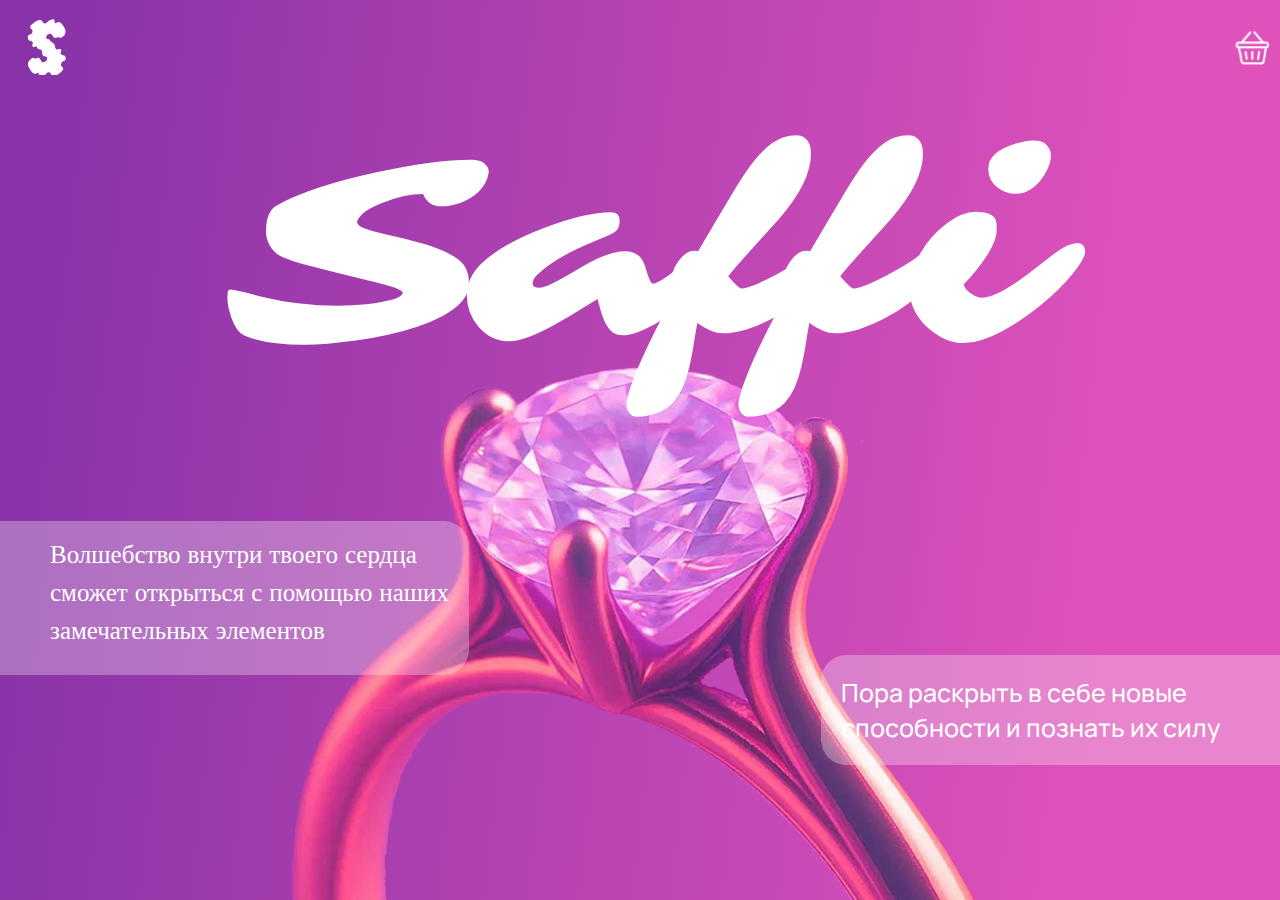
<file: index.html>
<!DOCTYPE html>
<html lang="en">
  <head>
    <meta charset="UTF-8" />
    <meta name="viewport" content="width=device-width, initial-scale=1.0" />
    <title>saffi shop</title>
    <link rel="icon" type="image/png" href="icon.png" />
    <link rel="stylesheet" href="./styles/index.css" />
    <link rel="stylesheet" href="./styles/global.css" />
    <script src="./scripts/navbar.js" defer></script>
  </head>
  <body>
    <div class="wrapper">
      <div class="navbar">
        <div class="left">
          <img src="./svgs/s.svg" class="s" />
          <a href="./about.html" class="link">Про нас</a>
          <a href="./shop.html" class="link">Магазин</a>
          <a href="./workshop.html" class="link">Мастерская</a>
          <a href="./poster.html" class="link">Афиша</a>
        </div>
        <img src="./svgs/cart.svg" class="cart" />
      </div>

      <div class="message right">
        Пора раскрыть в себе новые <br />
        способности и познать их силу
      </div>
      <div class="message left">
        Волшебство внутри твоего сердца <br />
        сможет открыться с помощью наших <br />
        замечательных элементов
      </div>
      <div class="ring">
        <div class="text">Saffi</div>
        <img src="./imgs/ring.png" alt="" />
      </div>
    </div>
  </body>
</html>
</file>
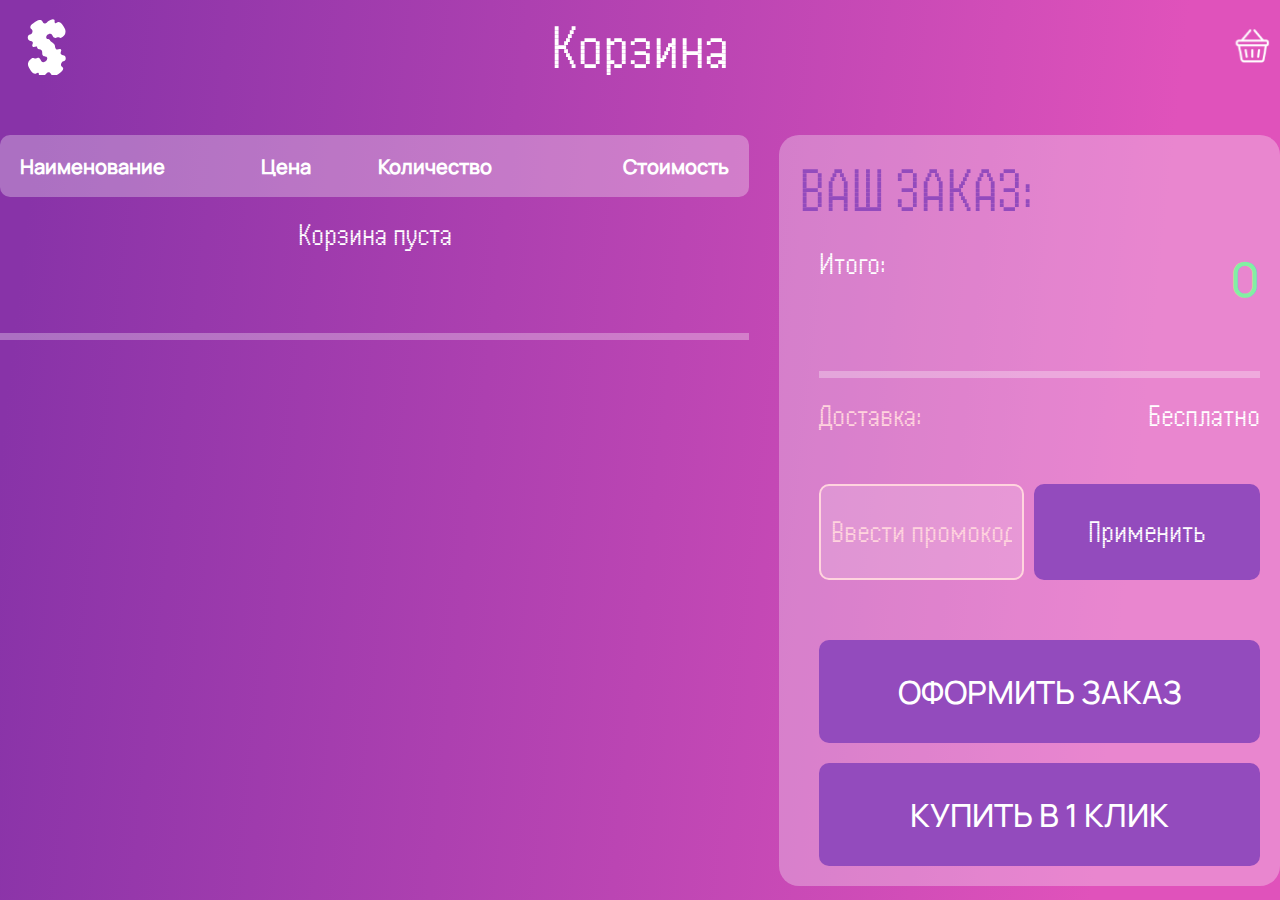
<file: cart.html>
<!DOCTYPE html>
<html lang="en">
  <head>
    <meta charset="UTF-8" />
    <meta name="viewport" content="width=device-width, initial-scale=1.0" />
    <title>saffi shop</title>
    <link rel="stylesheet" href="./styles/global.css" />
    <link rel="stylesheet" href="./styles/cart.css" />
    <script src="./scripts/cart.js" defer></script>
    <script src="./scripts/navbar.js" defer></script>
  </head>
  <body>
    <div class="wrapper">
      <div class="navbar">
        <div class="left">
          <img src="./svgs/s.svg" class="s" />
          <a href="./about.html" class="link">Про нас</a>
          <a href="./shop.html" class="link">Магазин</a>
          <a href="./workshop.html" class="link">Мастерская</a>
          <a href="./poster.html" class="link">Афиша</a>
        </div>
        <div class="title">Корзина</div>

        <a href="./cart.html">
          <img src="./svgs/cart.svg" class="cart" />
        </a>
      </div>
      <div class="page">
        <div class="table_wrapper">
          <table class="table">
            <thead>
              <tr>
                <th>Наименование</th>
                <th>Цена</th>
                <th>Количество</th>
                <th>Стоимость</th>
              </tr>
            </thead>
            <tbody></tbody>
          </table>
        </div>

        <div class="order">
          <div class="title">ВАШ ЗАКАЗ:</div>
          <div class="info">
            <div class="result">
              <div class="text">Итого:</div>
              <div class="price">2000 р.</div>
            </div>
            <div class="delivery">
              <div class="text">Доставка:</div>
              <div class="free">Бесплатно</div>
            </div>
            <div class="promo">
              <input class="code" placeholder="Ввести промокод" />
              <button class="apply">Применить</button>
            </div>

            <div class="btns">
              <div class="btn">ОФОРМИТЬ ЗАКАЗ</div>
              <div class="btn">КУПИТЬ В 1 КЛИК</div>
            </div>
          </div>
        </div>
      </div>
    </div>
  </body>
</html>
</file>
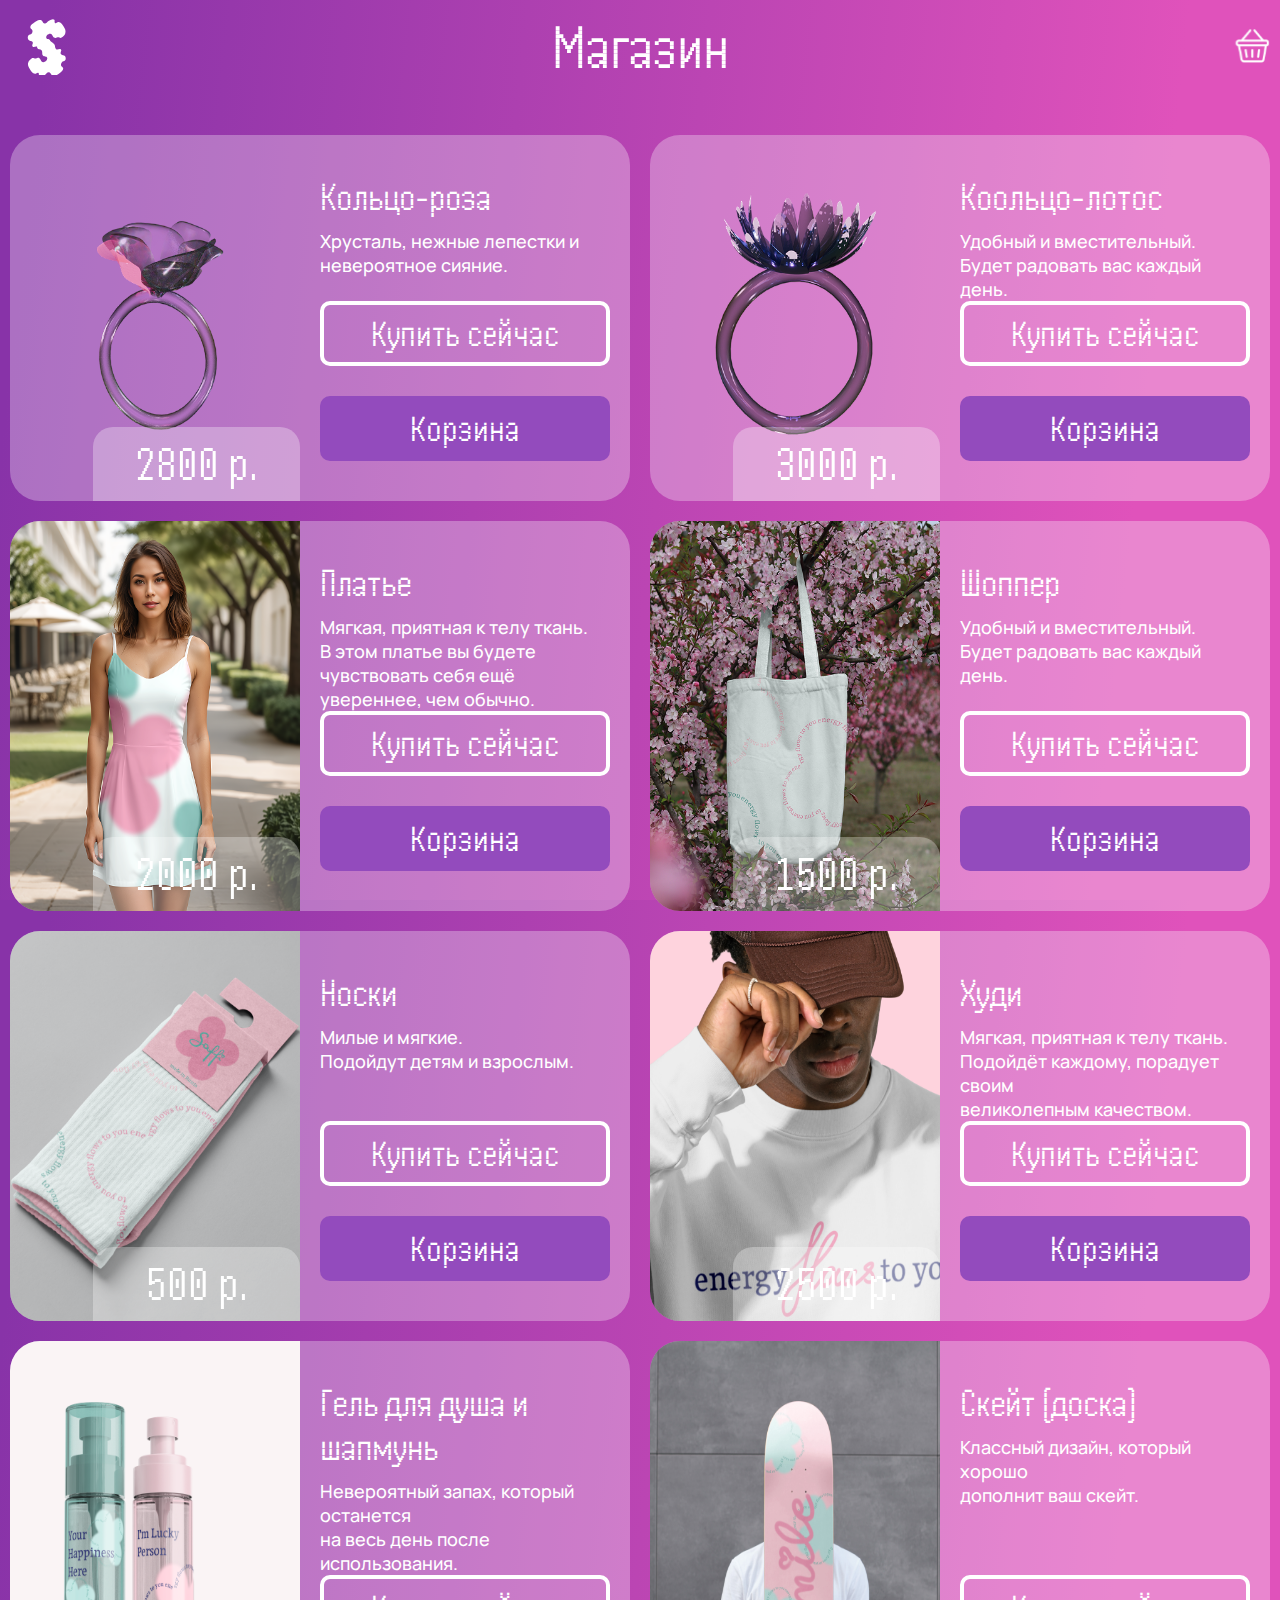
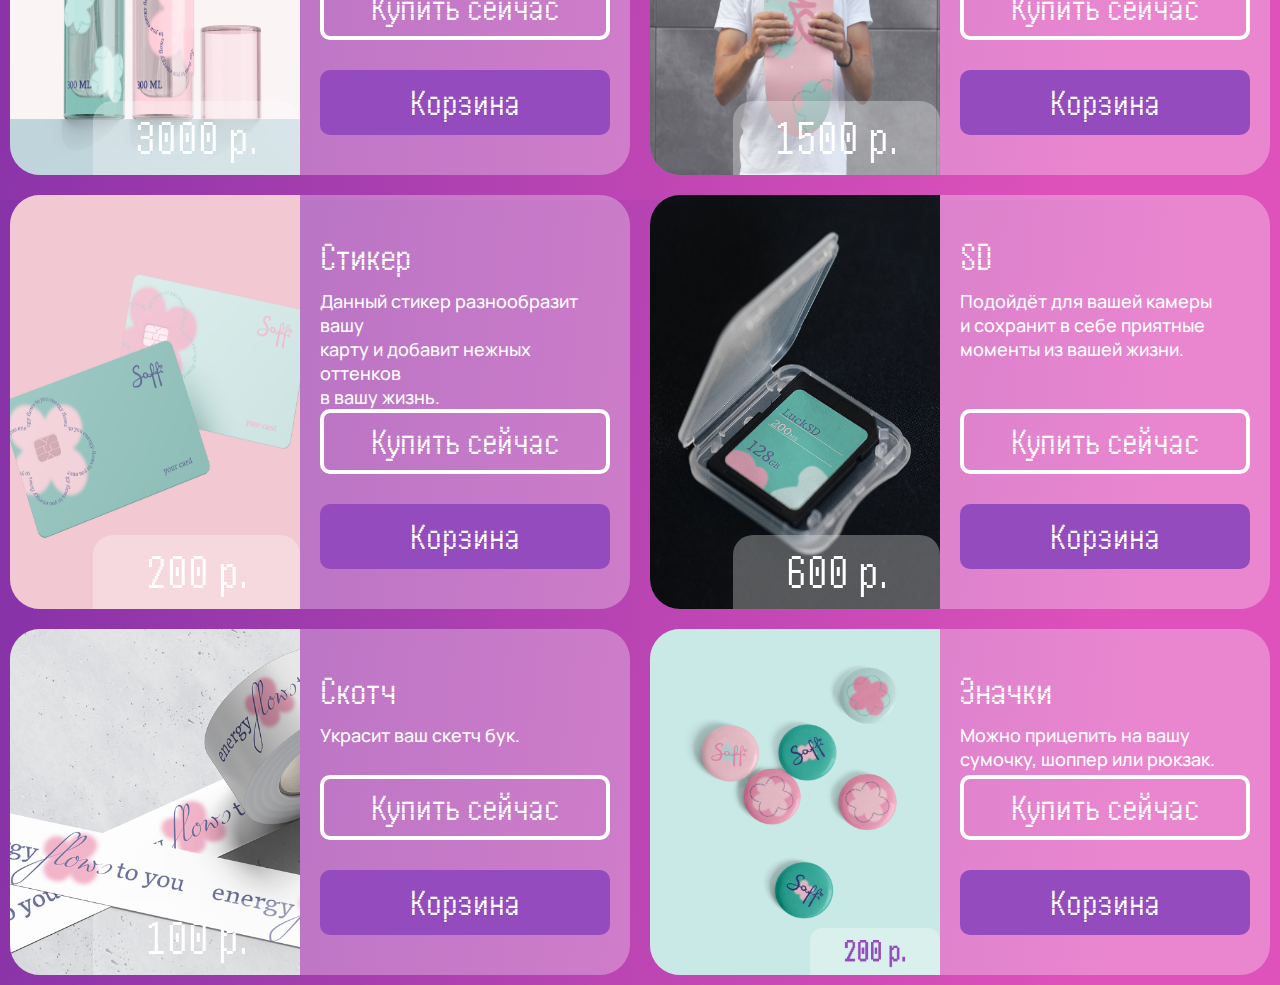
<file: shop.html>
<!DOCTYPE html>
<html lang="en">
  <head>
    <meta charset="UTF-8" />
    <meta name="viewport" content="width=device-width, initial-scale=1.0" />
    <meta name="keywords" content="ювелирные украшения, золотые кольца, купить серьги с бриллиантами, подарок на свадьбу" />
    <meta name="description" content="Эксклюзивные ювелирные украшения из золота и серебра с драгоценными камнями. 
      Бесплатная доставка по РФ. Гарантия подлинности. Создайте свой идеальный образ с нами!" />
    <title>saffi shop</title>
    <link rel="stylesheet" href="./styles/global.css" />
    <link rel="stylesheet" href="./styles/shop.css" />
    <script src="./scripts/shop.js" defer></script>
    <script src="./scripts/navbar.js" defer></script>
  </head>
  <body>
    <div class="wrapper">
      <div class="navbar">
        <div class="left">
          <img src="./svgs/s.svg" class="s" />
          <a href="./about.html" class="link">Про нас</a>
          <a href="./shop.html" class="link">Магазин</a>
          <a href="./workshop.html" class="link">Мастерская</a>
          <a href="./poster.html" class="link">Афиша</a>
        </div>
        <div class="title">Магазин</div>

        <a href="./cart.html">
          <img src="./svgs/cart.svg" class="cart" />
        </a>
      </div>
      <div class="page">
        <div class="items"></div>
      </div>
    </div>
  </body>
</html>
</file>
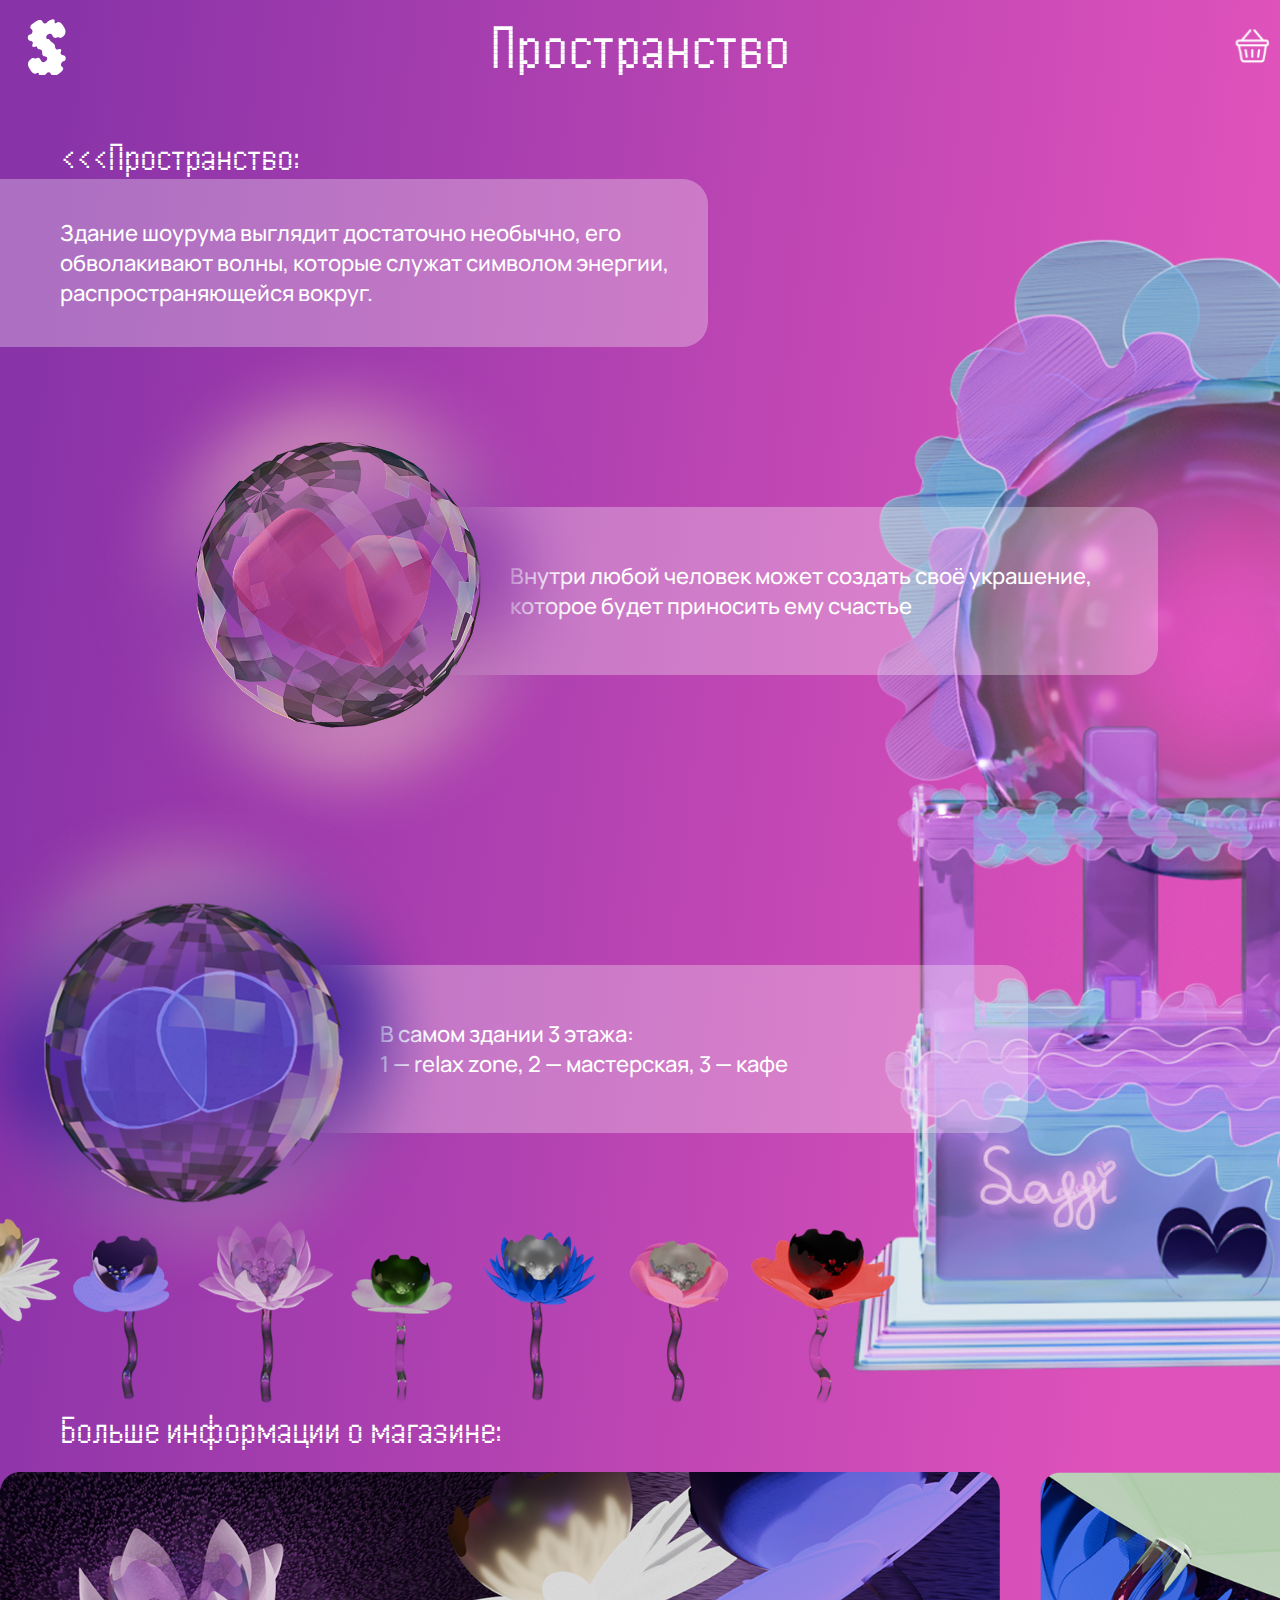
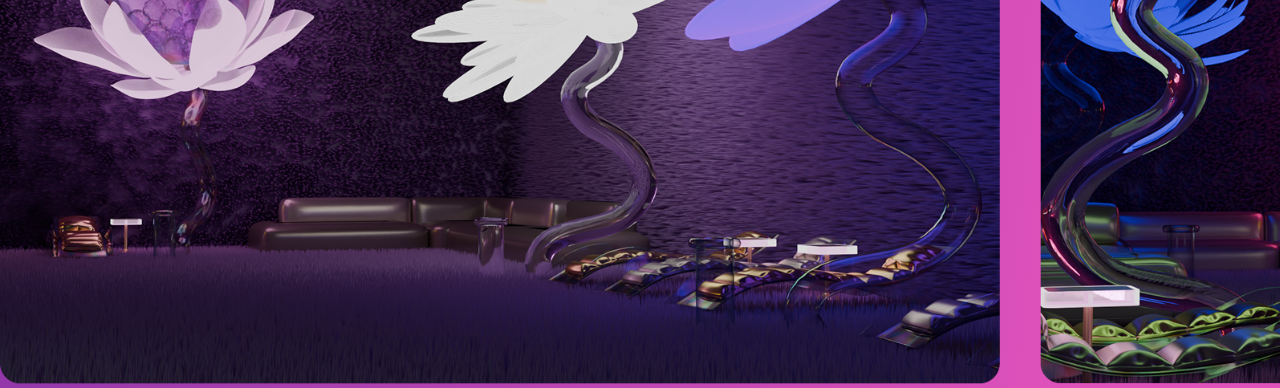
<file: space.html>
<!DOCTYPE html>
<html lang="en">
  <head>
    <meta charset="UTF-8" />
    <meta name="viewport" content="width=device-width, initial-scale=1.0" />
    <title>saffi shop</title>
    <link rel="stylesheet" href="./styles/global.css" />
    <link rel="stylesheet" href="./styles/space.css" />
    <script src="./scripts/space.js" defer></script>
    <script src="./scripts/navbar.js" defer></script>
  </head>
  <body>
    <div class="navbar">
      <div class="left">
        <img src="./svgs/s.svg" class="s" />
        <a href="./about.html" class="link">Про нас</a>
        <a href="./shop.html" class="link">Магазин</a>
        <a href="./workshop.html" class="link">Мастерская</a>
        <a href="./poster.html" class="link">Афиша</a>
      </div>
      <div class="title">Пространство</div>

      <a href="./cart.html">
        <img src="./svgs/cart.svg" class="cart" />
      </a>
    </div>
    <div class="page">
      <div class="info_wrapper">
        <div class="left">
          <a href="./about.html" class="back">&lt;&lt;&lt;Пространство:</a>
          <div class="messages">
            <div class="message">
              Здание шоурума выглядит достаточно необычно, его <br />
              обволакивают волны, которые служат символом энергии, <br />
              распространяющейся вокруг.
            </div>

            <div class="message_container one">
              <img src="./imgs/space/1.png" class="sphere" />
              <div class="message">
                Внутри любой человек может создать своё украшение, <br />
                которое будет приносить ему счастье
              </div>
            </div>

            <div class="message_container two">
              <img src="./imgs/space/2.png" class="sphere" />
              <div class="message">
                В самом здании 3 этажа: <br />
                1 — relax zone, 2 — мастерская, 3 — кафе
              </div>
            </div>
          </div>
          <img src="./imgs/space/allfl3 1.png" class="flowers" />
        </div>
        <img src="./imgs/space/PLAN 2.png" class="house" />
      </div>
      <div class="back">Больше информации о магазине:</div>
      <div class="renders">
        <div class="slides-wrapper">
          <img src="./imgs/space/render2.png" class="render" />
          <img src="./imgs/space/render1.png" class="render center" />
          <img src="./imgs/space/render2.png" class="render" />
          <img src="./imgs/space/render1.png" class="render center" />
          <img src="./imgs/space/render2.png" class="render" />
          <img src="./imgs/space/render1.png" class="render center" />
        </div>
      </div>
    </div>
  </body>
</html>
</file>
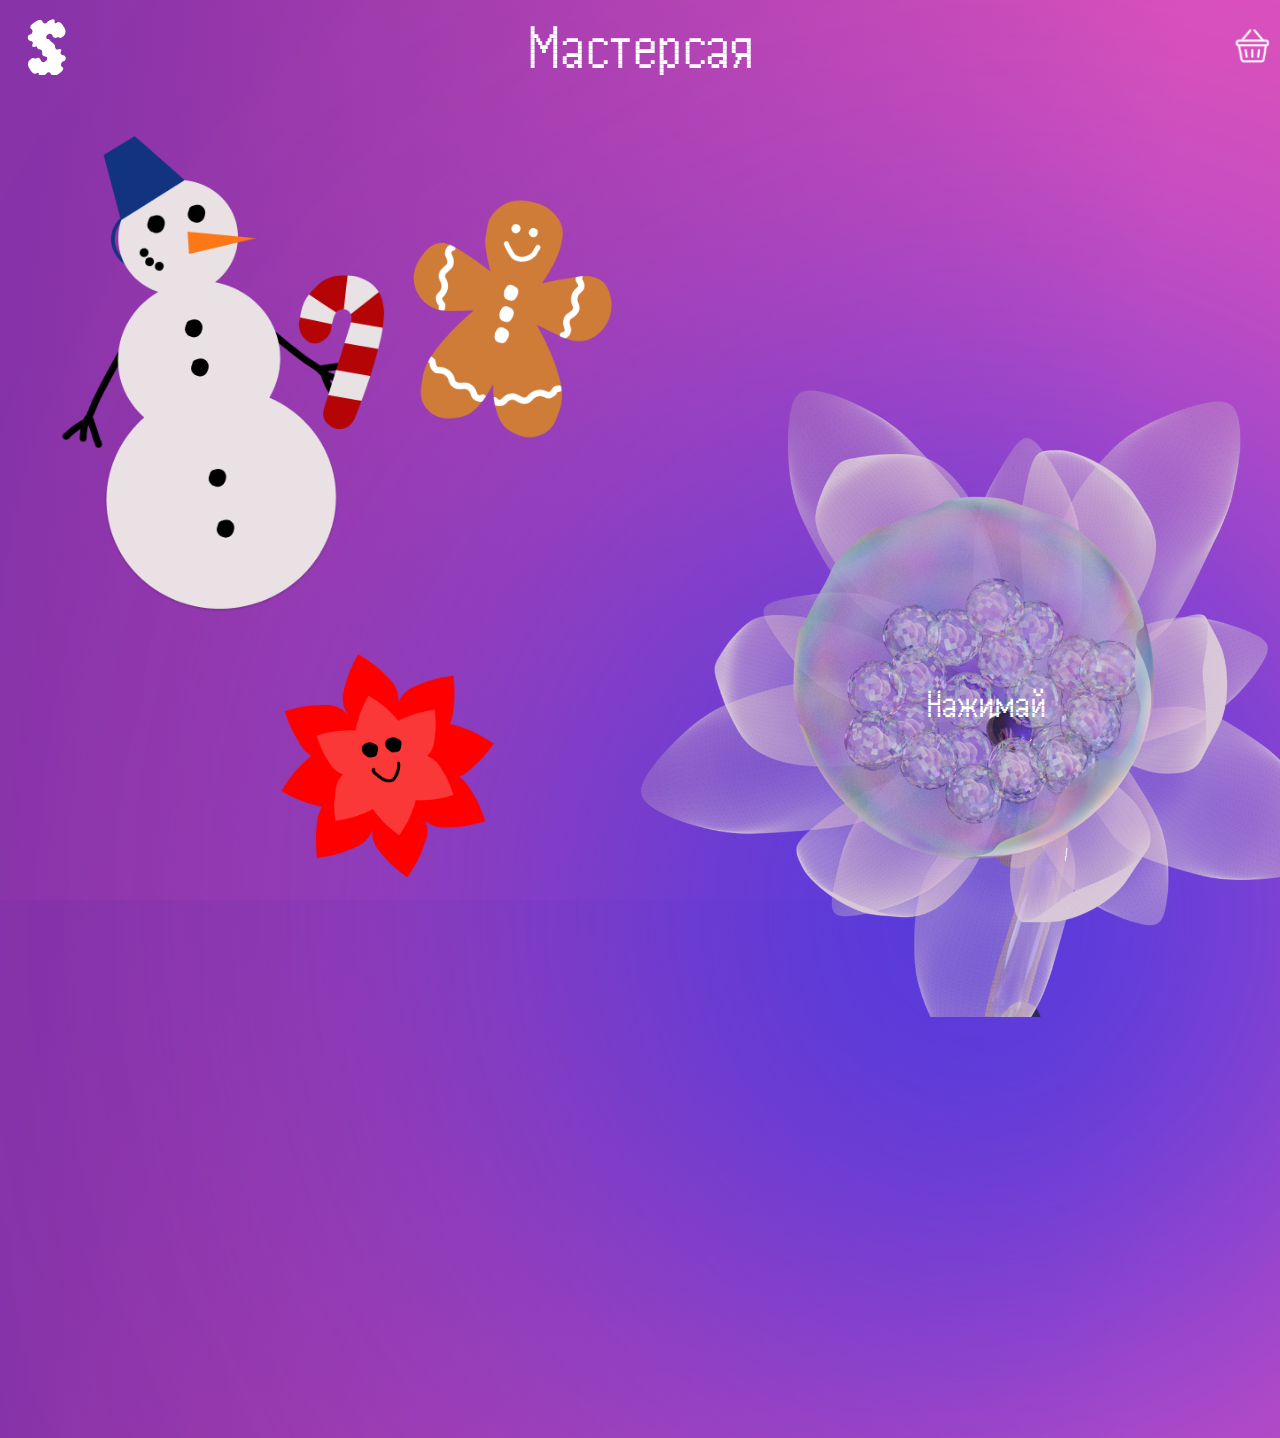
<file: workshop.html>
<!DOCTYPE html>
<html lang="en">
  <head>
    <meta charset="UTF-8" />
    <meta name="viewport" content="width=device-width, initial-scale=1.0" />
    <title>saffi shop</title>
    <link rel="stylesheet" href="./styles/global.css" />
    <link rel="stylesheet" href="./styles/workshop.css" />
    <script src="./scripts/workshop.js" defer></script>
    <script src="./scripts/navbar.js" defer></script>
  </head>
  <body>
    <div class="wrapper">
      <div class="navbar">
        <div class="left">
          <img src="./svgs/s.svg" class="s" />
          <a href="./about.html" class="link">Про нас</a>
          <a href="./shop.html" class="link">Магазин</a>
          <a href="./workshop.html" class="link">Мастерская</a>
          <a href="./poster.html" class="link">Афиша</a>
        </div>
        <div class="title">Мастерсая</div>

        <a href="./cart.html">
          <img src="./svgs/cart.svg" class="cart" />
        </a>
      </div>
      <div class="page">
        <div class="flower">
          <a
            class="text"
            href="https://vasilekkkk.github.io/happynewyear/Happy%20new%20year/"
            >Нажимай</a
          >
          <img src="./imgs/workshop/fllotos.png" />
          <div class="bg"></div>
        </div>
        <img src="./imgs/workshop/Group 266.png" class="sun" />
        <img src="./imgs/workshop/Group 308.png" class="cookie" />
        <img src="./imgs/workshop/Group 342.png" class="snow" />
      </div>
    </div>
  </body>
</html>
</file>
<file: styles/index.css>
.wrapper {
  overflow-y: hidden;
}
.ring {
  position: absolute;
  bottom: -10px;
  left: 50%;
  transform: translateX(-50%);
  display: flex;
  flex-direction: column;
  align-items: center;
  justify-content: center;
  height: 90%;
}
.ring img {
  position: absolute;
  bottom: -20px;
  left: 50%;
  transform: translateX(-50%);
  height: 70%;
  z-index: -1;
}
.ring .text {
  font-size: 30vh;
  font-family: "Sarina";
  color: white;

  position: absolute;
  bottom: 60%;
  left: 50%;
  transform: translateX(-50%);
  transition: color 0.3s ease; /* плавный переход цвета за 0.3 секунды */
}
.ring .text:hover {
  color: #ff69b4; /* розовый цвет при наведении */
}
.message {
  border-radius: 25.4px;
  background: #fffcfc4d;
  color: white;
  padding: 20px;
  font-size: 25px;
  font-family: "PadyakkeExpandedOne";
  width: fit-content;
  z-index: 1;
}
.message.left {
  border-top-left-radius: 0px;
  border-bottom-left-radius: 0px;
  position: absolute;
  padding-left: 50px;
  bottom: 25%;
  left: 0px;
}
.message.right {
  border-top-right-radius: 0px;
  border-bottom-right-radius: 0px;
  position: absolute;
  bottom: 15%;
  right: 0px;
  font-family: "Manrope";
  padding-right: 60px;
}
/* 1047.62 */
</file>
<file: styles/global.css>
@font-face {
  font-family: "PadyakkeExpandedOne";
  src: url("../fonts/PadyakkeExpandedOne.ttf") format("woff2");
  font-weight: 500;
  font-style: normal;
}
@font-face {
  font-family: "PathwayExtreme";
  src: url("../fonts/PathwayExtreme.ttf") format("woff2");
  font-weight: 500;
  font-style: normal;
}
@font-face {
  font-family: "Sarina";
  src: url("../fonts/Sarina.ttf") format("woff2");
  font-weight: 500;
  font-style: normal;
}
@font-face {
  font-family: "Handjet";
  src: url("../fonts/Handjet.ttf") format("woff2");
  font-weight: 500;
  font-style: normal;
}
@font-face {
  font-family: "Manrope";
  src: url("../fonts/Manrope.ttf") format("woff2");
  font-weight: 500;
  font-style: normal;
}

* {
  box-sizing: border-box;
  padding: 0px;
  margin: 0px;
  font-family: "Handjet";
}
body {
  background: linear-gradient(96.33deg, #8833a8 3.64%, #e052bb 86.31%);
}
.page {
}
.wrapper {
  position: relative;
  margin: 0 auto;
  max-width: 1920px;
  height: 100vh;
  width: 100%;
}

.navbar {
  display: flex;
  justify-content: space-between;
  align-items: center;
  padding: 0px 10px;
  padding-top: 20px;
  position: relative;
  overflow-x: auto;
  overflow-y: hidden;
  margin-bottom: 10px;
  height: 75px;
}
.navbar .s {
  transform: rotate(90deg);
  height: 50px;
}
.navbar .title {
  position: absolute;
  left: 50%;
  transform: translate(-50%);
  font-size: 64px;
  color: white;
  font-family: "Handjet";
  text-decoration: none;
}

.page .back {
  font-size: 40px;
  color: white;
  margin-left: 60px;
  margin-bottom: 20px;
  text-decoration: none;
}
.navbar .cart {
  height: 36px;
}
.navbar .left {
  display: flex;
  gap: 13px;
  align-items: center;
}

.navbar .left .link {
  color: #ffffff;
  border: 2px solid #ffffff;
  border-radius: 20px;
  padding: 8px 0px;
  width: 120px;
  display: flex;
  justify-content: center;
  text-decoration: none;
  font-size: 18px;

  opacity: 0;
  pointer-events: none;
  transform: translateX(-20px);
  transition: opacity 0.3s ease, transform 0.3s ease;
  font-family: "Pathway Extreme";
}

.navbar .left.active .link {
  opacity: 1;
  pointer-events: auto;
  transform: translateX(0);
}

.navbar .s {
  cursor: pointer;
  transition: transform 0.3s ease;
}

.navbar .s.rotate {
  transform: rotate(0deg);
}

/* Для WebKit-браузеров (Chrome, Safari, Edge) */
::-webkit-scrollbar {
  width: 6px; /* ширина вертикального скролла */
  height: 6px; /* высота горизонтального скролла */
  background: transparent; /* прозрачный фон полосы прокрутки */
}

::-webkit-scrollbar-track {
  background: transparent; /* прозрачный трек (фон полосы) */
}

::-webkit-scrollbar-thumb {
  background-color: #ff69b4; /* розовый цвет ползунка (hotpink) */
  border-radius: 3px; /* скругление углов */
  border: none; /* без рамки */
}

/* Для Firefox */
* {
  scrollbar-width: thin; /* тонкий скроллбар */
  scrollbar-color: #ff69b4 transparent; /* цвет ползунка и трека */
}
</file>
<file: styles/cart.css>
.page {
  width: 100%;
  padding-top: 50px;
  display: flex;
  justify-content: center;
  gap: 30px;
  overflow: auto;
}

.table {
  width: 100%;
  margin-bottom: 20px;
  border-collapse: collapse;
}
.table_wrapper {
  width: 60%;
  max-width: 1120px;
}
.table th {
  padding: 0 20px;
  background: #ffffff4d;
  border: 0px;
  font-size: 20px;
  color: white;
  height: 62px;
  font-family: "Manrope";
  text-align: start;
}
.table th:first-child {
  border-top-left-radius: 10px;
  border-bottom-left-radius: 10px;
}
.table th:last-child {
  border-top-right-radius: 10px;
  border-bottom-right-radius: 10px;
  text-align: end;
}
.table td {
  border-bottom: 7px solid #ffffff4d;

  padding-top: 20px;
  padding-bottom: 80px;
  position: relative;
}
.table .naming {
  display: flex;
  align-items: center;
  gap: 20px;
}
.table .naming .info {
  color: white;
  width: 50%;
  display: flex;
  flex-direction: column;
  gap: 10px;
}
.table .naming .picture {
  max-width: 266px;
  width: 50%;
}

.table .naming .info .title {
  font-size: 30px;
}
.table .naming .info .desc {
  font-size: 16px;
  color: #ffd1fa;
  font-family: "Manrope";
}
.table .price,
.table .cost {
  font-family: "Manrope";
  font-size: 25px;
  text-align: start;
  color: white;
}
.table .wrapper_cost {
  height: 100%;
  display: flex;
  flex-direction: column;
  align-items: end;
  justify-content: space-between;
}
.table .wrapper_cost .trash {
  height: 66px;
  position: absolute;
  bottom: 10px;
  right: 0%;
  transform: translate(-50%);
  cursor: pointer;
}
.table .cost {
  text-align: end;
}
.table .count {
  display: flex;
  align-items: center;
  justify-content: center;
}
.table .count .btn {
  width: 45px;
  height: 45px;
  background-color: #934bbd;
  color: white;

  font-family: "Manrope";
  font-size: 28px;
  text-align: center;
  display: flex;
  align-items: center;
  justify-content: center;

  border: 0;
}
.table .count .btn.minus {
  border-top-left-radius: 10px;
  border-bottom-left-radius: 10px;

  cursor: pointer;
}
.table .count .btn.plus {
  border-top-right-radius: 10px;
  border-bottom-right-radius: 10px;
  cursor: pointer;
}

.page .order {
  width: 40%;
  height: fit-content;
  background: #ffffff4d;
  border-radius: 20px;
  padding: 20px;
}
.page .order .title {
  font-size: 64px;
  color: #934bbd;
}
.page .order .info {
  margin-top: 20px;
  padding-left: 20px;
}
.page .order .result {
  display: flex;
  justify-content: space-between;
  font-family: "Manrope";

  border-bottom: 7px solid #ffffff4d;
  padding-bottom: 60px;
}

.page .order .result .text {
  font-size: 32px;
  color: white;
}
.page .order .result .price {
  font-family: "Manrope";

  color: #83efa3;
  font-size: 48px;
}
.page .order .info .delivery {
  display: flex;
  justify-content: space-between;
  align-items: center;
  margin-top: 20px;
}
.page .order .info .delivery .text {
  font-size: 32px;
  color: #ffd4de;
}
.page .order .info .delivery .free {
  font-size: 32px;
  color: white;
}
.page .order .info .promo {
  display: flex;
  gap: 10px;
  height: 96px;
  margin-top: 50px;
}
.page .order .info .promo .code {
  height: 100%;
  background: #ffffff2b;
  outline: none;
  border: 2px solid #ffd4de;
  padding: 10px;
  border-radius: 10px;
  font-size: 32px;
  color: #ffd4de;
  width: calc(100% - 232px);
}
.page .order .info .promo .code::placeholder {
  text-align: center;
  color: #ffd4de;
}
.page .order .info .promo .apply {
  width: 232px;
  height: 100%;
  background: #934bbd;
  border-radius: 10px;
  border: 0;
  font-size: 32px;
  color: white;
}
.page .order .info .btns {
  display: flex;
  flex-direction: column;
  gap: 20px;
  margin-top: 60px;
}
.page .order .info .btns .btn {
  font-family: "Manrope";
  font-size: 32px;
  color: white;
  width: 100%;
  height: 103px;
  display: flex;
  align-items: center;
  justify-content: center;
  background: #934bbd;
  border-radius: 10px;
}
.page .empty {
  font-size: 32px;
  color: white;
}
@media (max-width: 1000px) {
  .page {
    flex-direction: column;
    align-items: center;
  }
  .page .order {
    width: 90%;
  }
  .table_wrapper {
    width: 90%;
  }
}
</file>
<file: styles/shop.css>
.page {
  width: 100%;
  padding: 10px;
  padding-top: 50px;
}
.page .items {
  display: grid;
  justify-content: center;
  grid-template-columns: repeat(2, 1fr);
  gap: 20px;
}

.page .items .item {
  display: flex;
  gap: 20px; /* уменьшил gap для лучшей адаптивности */
  background: #ffffff4d;
  border-radius: 30px;
  padding-right: 20px;
  min-width: 0; /* чтобы flex-элементы могли сжиматься */
  overflow: hidden;
}
.page .items .item .picture {
  position: relative;
  width: 50%;
}
.page .items .item .picture img {
  width: 100%;
  height: 100%;
}
.page .items .item .picture .price {
  font-size: 50px;
  color: #ffffff;
  background: #ffffff4d;
  width: fit-content;
  height: fit-content;
  border-radius: 20px;
  border-bottom-left-radius: 0px;
  border-bottom-right-radius: 0px;
  width: 207px;
  height: 74px;
  display: flex;
  align-items: center;
  justify-content: center;

  position: absolute;
  bottom: 0;
  right: 0px;
}
.page .items .item .info {
  display: flex;
  flex-direction: column;
  justify-content: space-between;
  color: #ffffff;
  padding: 40px 0px;
  width: 50%;
}
.page .items .item .info .top {
  display: flex;
  flex-direction: column;
  gap: 10px;
}
.page .items .item .info .title {
  font-size: 40px;
}
.page .items .item .info .desc {
  font-size: 18px;
  font-family: "Manrope";
}
.page .items .item .info .btns {
  display: flex;
  flex-direction: column;
  gap: 30px;
}
.page .items .item .info .btns .btn {
  font-size: 38px;
  width: 100%;
  height: 65px;
  display: flex;
  justify-content: center;
  align-items: center;
  border-radius: 10px;
  cursor: pointer;
}
.page .items .item .info .btns .btn.buy {
  border: 4px solid #ffffff;
}
.page .items .item .info .btns .btn.cart {
  background: #934bbd;
}

@media (max-width: 1000px) {
  .page .items {
    grid-template-columns: repeat(1, 1fr);
  }
}
</file>
<file: styles/space.css>
body {
  overflow-x: hidden;
}
.page {
  width: 100%;
  padding-top: 50px;
  display: flex;
  flex-direction: column;
  gap: 0px;
  font-family: "Handjet";
  overflow-x: hidden;
}
.page .house {
  position: absolute;
  bottom: 0;
  right: -250px;
  z-index: -1;
  height: 1170px;
}
.page .info_wrapper {
  overflow-x: hidden;
  position: relative;
}
.page .info_wrapper .flowers {
  margin-top: 85px;
  width: 70%;
}

.page .message {
  background: #fffcfc4d;
  border-radius: 25.4px;
  border-top-left-radius: 0;
  border-bottom-left-radius: 0;
  font-size: 22px;
  color: white;
  font-family: "Manrope";
  padding-left: 60px;
  height: 168px;
  width: 708px;
  display: flex;
  align-items: center;
}
.page .message_container {
  position: relative;
}
.page .message_container.one {
  margin-left: 450px;
}

.page .message_container.two {
  margin-top: 130px;
  margin-left: 320px;
}
.page .message_container .sphere {
  position: absolute;
  left: -110px;
  top: 50%;
  transform: translate(-50%, -50%);
}
.page .messages {
  display: flex;
  flex-direction: column;
  gap: 160px;
}
/* контейнер для прокрутки */
.renders {
  overflow: hidden;
  width: 100%; /* или заданная ширина */
  box-sizing: border-box;
}
.renders .render {
  width: 1000px;
  height: fit-content;
}
.renders .render.center {
}
/* внутренний блок, который будет двигаться */
.renders .slides-wrapper {
  display: inline-flex;
  align-items: center;
  gap: 40px; /* расстояние между изображениями */
  /* задаем анимацию по умолчанию */
  animation: scroll-left 40s linear infinite;
  /* чтобы остановить анимацию при наведении */
  transition: animation-play-state 0.3s ease;
  animation-play-state: paused;
}

/* остановить анимацию при наведении */
.renders:hover .slides-wrapper {
  animation-play-state: running;
}

/* если хотите движение вправо, добавьте класс .left-to-right и используйте другую анимацию */
.left-to-right .slides-wrapper {
  animation: scroll-right 40s linear infinite;
}

/* остановить при наведении */
.left-to-right:hover .slides-wrapper {
  animation-play-state: paused;
}

/* ключевые кадры для прокрутки слева направо */
@keyframes scroll-left {
  0% {
    transform: translateX(0);
  }
  100% {
    transform: translateX(-50%);
  }
}

/* ключевые кадры для прокрутки справа налево */
@keyframes scroll-right {
  0% {
    transform: translateX(-50%);
  }
  100% {
    transform: translateX(0);
  }
}
</file>
<file: styles/workshop.css>
.page {
  width: 100%;
}
body {
  overflow: hidden;
}
.flower {
  position: absolute;
  bottom: -13%;
  left: 27%;
  display: flex;
  align-items: center;
  justify-content: center;
  width: 100%;
}
.flower .text {
  color: white;
  font-size: 40px;
  font-family: "Handjet";
  position: absolute;
  left: 50%;
  transform: translate(-50%, 0);
  text-decoration: none;
}
.flower img {
  width: 54%;
}
.flower .bg {
  position: absolute;
  top: 0;

  background-color: #3235e6;
  border-radius: 55%;
  z-index: -1;
  width: 70%;
  height: 1048px;
  filter: blur(300px);
}
.snow {
  position: absolute;
  left: 20px;
  height: 60%;
  top: 10%;
}
.sun {
  position: absolute;
  left: 20%;
  bottom: 0px;
  height: 30%;
}
.cookie {
  position: absolute;
  left: 30%;
  top: 20%;
  height: 30%;
}
</file>
